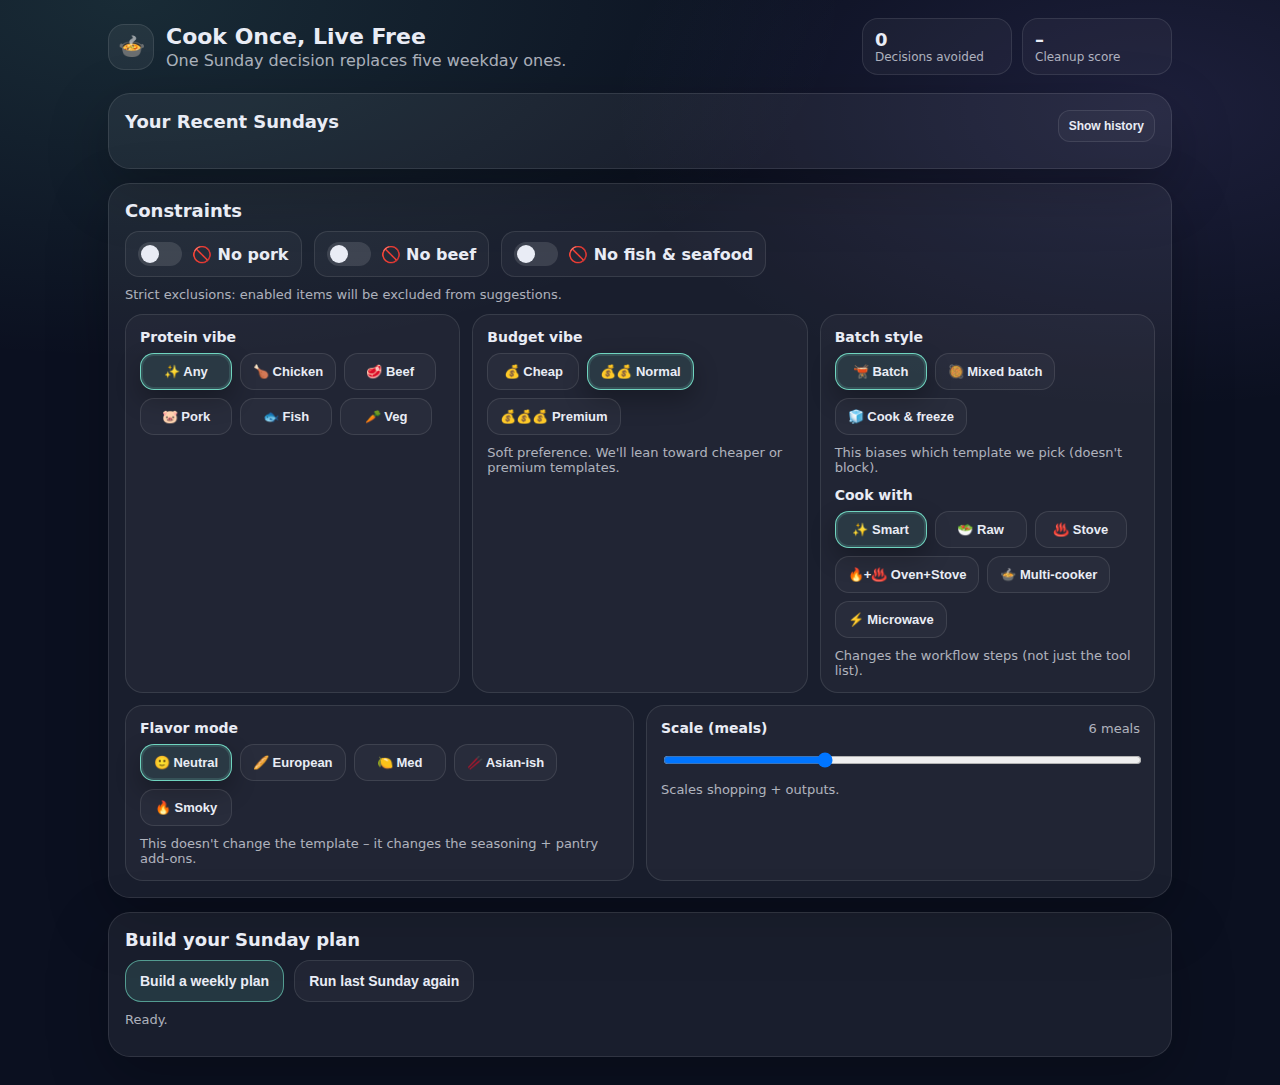
<file: index.html>
<!doctype html>
<html lang="en">
<head>
  <meta charset="utf-8" />
  <meta name="viewport" content="width=device-width, initial-scale=1" />
  <title>Cook Once, Live Free v2.0</title>
  <link rel="stylesheet" href="style.css" />
</head>
<body>
  <header class="top">
    <div class="brand">
      <div class="logo">🍲</div>
      <div>
        <h1>Cook Once, Live Free</h1>
        <p class="tagline">One Sunday decision replaces five weekday ones.</p>
      </div>
    </div>
    <div class="stats">
      <div class="stat"><div class="statNum" id="decisionsAvoided">0</div><div class="statLbl">Decisions avoided</div></div>
      <div class="stat"><div class="statNum" id="cleanupScore">–</div><div class="statLbl">Cleanup score</div></div>
    </div>
  </header>

  <main class="wrap">
    <section class="card" id="historyCard">
      <div class="rowBetween">
        <h2>Your Recent Sundays</h2>
        <button class="miniBtn" id="toggleHistory">Show history</button>
      </div>
      <div id="historyContent" hidden>
        <div class="muted" style="margin:8px 0">Last 4 weeks – helps us suggest variety</div>
        <div id="historyList"></div>
      </div>
    </section>

    <section class="card">
      <h2>Constraints</h2>
      <div class="toggles">
        <label class="toggle"><input type="checkbox" id="noPorkToggle"><span class="slider"></span><span class="tlabel">🚫 No pork</span></label>
        <label class="toggle"><input type="checkbox" id="noBeefToggle"><span class="slider"></span><span class="tlabel">🚫 No beef</span></label>
        <label class="toggle"><input type="checkbox" id="noFishToggle"><span class="slider"></span><span class="tlabel">🚫 No fish & seafood</span></label>
      </div>
      <p class="muted" style="margin:10px 0 0">Strict exclusions: enabled items will be excluded from suggestions.</p>

      <div class="grid3" style="margin-top:12px">
        <div class="box">
          <h4>Protein vibe</h4>
          <div class="pillrow" id="proteinPills">
            <button class="pill active" data-protein="any">✨ Any</button>
            <button class="pill" data-protein="chicken">🍗 Chicken</button>
            <button class="pill" data-protein="beef">🥩 Beef</button>
            <button class="pill" data-protein="pork">🐷 Pork</button>
            <button class="pill" data-protein="fish">🐟 Fish</button>
            <button class="pill" data-protein="vegetarian">🥕 Veg</button>
          </div>
        </div>
        <div class="box">
          <h4>Budget vibe</h4>
          <div class="pillrow" id="budgetPills">
            <button class="pill" data-budget="1">💰 Cheap</button>
            <button class="pill active" data-budget="2">💰💰 Normal</button>
            <button class="pill" data-budget="3">💰💰💰 Premium</button>
          </div>
          <p class="muted" style="margin:10px 0 0">Soft preference. We'll lean toward cheaper or premium templates.</p>
        </div>
        <div class="box">
          <h4>Batch style</h4>
          <div class="pillrow" id="modePills">
            <button class="pill active" data-mode="batch">🫕 Batch</button>
            <button class="pill" data-mode="mixed">🥘 Mixed batch</button>
            <button class="pill" data-mode="freeze">🧊 Cook & freeze</button>
          </div>
          <p class="muted" style="margin:10px 0 0">This biases which template we pick (doesn't block).</p>
          <div class="divider" style="height:12px"></div>
          <h4 style="margin:0 0 8px">Cook with</h4>
          <div class="pillrow" id="kitchenPills">
            <button class="pill active" data-kitchen="smart">✨ Smart</button>
            <button class="pill" data-kitchen="raw">🥗 Raw</button>
            <button class="pill" data-kitchen="stove">♨️ Stove</button>
            <button class="pill" data-kitchen="oven">🔥+♨️ Oven+Stove</button>
            <button class="pill" data-kitchen="multi">🍲 Multi-cooker</button>
            <button class="pill" data-kitchen="micro">⚡ Microwave</button>
          </div>
          <p class="muted" style="margin:10px 0 0">Changes the workflow steps (not just the tool list).</p>
        </div>
      </div>

      <div class="grid2" style="margin-top:12px">
        <div class="box">
          <h4>Flavor mode</h4>
          <div class="pillrow" id="flavorPills">
            <button class="pill active" data-flavor="neutral">🙂 Neutral</button>
            <button class="pill" data-flavor="european">🥖 European</button>
            <button class="pill" data-flavor="med">🍋 Med</button>
            <button class="pill" data-flavor="asian">🥢 Asian-ish</button>
            <button class="pill" data-flavor="smoky">🔥 Smoky</button>
          </div>
          <p class="muted" style="margin:10px 0 0">This doesn't change the template – it changes the seasoning + pantry add-ons.</p>
        </div>

        <div class="box">
          <div class="rowBetween" style="margin-bottom:6px">
            <h4 style="margin:0">Scale (meals)</h4>
            <div class="muted"><span id="scaleMeals">6</span> meals</div>
          </div>
          <input id="scaleSlider" class="sliderRange" type="range" min="4" max="10" step="2" value="6" />
          <p class="muted" style="margin:10px 0 0">Scales shopping + outputs.</p>
        </div>
      </div>
    </section>

    <section class="card">
      <h2>Build your Sunday plan</h2>
      <div class="actions">
        <button class="btn primary" id="buildBtn">Build a weekly plan</button>
        <button class="btn" id="repeatBtn">Run last Sunday again</button>
      </div>
      <p class="muted" id="status" style="margin-top:10px"></p>
    </section>

    <section class="card" id="output" hidden>
      <div class="weekcard">
        <div>
          <h2 id="planTitle">Your Week</h2>
          <p class="muted" id="planSubtitle"></p>
        </div>
        <div class="weekmeta">
          <span class="badge" id="badgeMode"></span>
          <span class="badge" id="badgeBudget"></span>
          <span class="badge" id="badgeCleanup"></span>
        </div>
      </div>

      <div class="tabbar" role="tablist">
        <button class="tabbtn active" data-tab="planTab">🗓️ Plan</button>
        <button class="tabbtn" data-tab="prepTab">🛒 Prep</button>
        <button class="tabbtn" data-tab="subsTab">🔄 Swaps</button>
        <button class="tabbtn" data-tab="chefTab">👩‍🍳 Chef</button>
        <button class="tabbtn" data-tab="cookTab">✅ Cook</button>
      </div>

      <section class="tabpane active" id="planTab">
        <div class="grid2">
          <div>
            <div class="box">
              <h3>Sunday station</h3>
              <div class="muted">Tools, containers, order</div>
              <div id="station"></div>
            </div>

            <div class="box" style="margin-top:12px">
              <div class="rowBetween">
                <h3 style="margin:0">Sunday timeline</h3>
                <div class="rowBtns">
                  <button class="miniBtn" id="openChefTab">Chef tips</button>
                </div>
              </div>
              <div id="timeline"></div>
            </div>
          </div>

          <div>
            <div class="box">
              <h3>After Sunday you'll have</h3>
              <ul id="outputs"></ul>
              <div id="yieldRow"></div>
            </div>

            <div class="box" style="margin-top:12px">
              <h3>Shopping list</h3>
              <div class="muted">Approximate amounts</div>
              <div id="shopping"></div>
            </div>

            <div class="box" style="margin-top:12px">
              <h3>Storage</h3>
              <div id="storage"></div>
            </div>

            <div class="box" style="margin-top:12px">
              <h3>Flavor notes</h3>
              <div id="flavorNotes"></div>
            </div>
          </div>
        </div>

        <div class="box" style="margin-top:12px">
          <h3>Derived meals</h3>
          <div class="muted">Quick assembly ideas</div>
          <div id="derived" class="derived"></div>
        </div>
      </section>

      <section class="tabpane" id="prepTab" hidden>
        <div class="box">
          <div class="rowBetween">
            <h3 style="margin:0">Ingredients (scaled)</h3>
            <div class="rowBtns">
              <button class="miniBtn" id="copyPrep">Copy list</button>
            </div>
          </div>
          <div id="prepIngredients"></div>
        </div>
      </section>

      <section class="tabpane" id="subsTab" hidden>
        <div class="box">
          <h3>Ingredient Substitutions</h3>
          <div class="muted">Don't have something? Here are smart swaps.</div>
          <div id="substitutionsList"></div>
        </div>
      </section>

      <section class="tabpane" id="chefTab" hidden>
        <div class="grid2">
          <div class="box">
            <h3>Chef suggestions</h3>
            <div id="chefSuggestions"></div>
          </div>
          <div class="box">
            <h3>Kitchen mode</h3>
            <div id="chefModesNote"></div>
          </div>
        </div>
      </section>

      <section class="tabpane" id="cookTab" hidden>
        <div class="grid2">
          <div class="box">
            <div class="rowBetween">
              <h3 style="margin:0">Checklist</h3>
              <div class="rowBtns">
                <button class="miniBtn" id="checkAll">Check all</button>
                <button class="miniBtn" id="uncheckAll">Uncheck</button>
                <button class="miniBtn" id="resetToday">Reset</button>
              </div>
            </div>
            <div class="muted">Saved locally per day</div>
            <div id="cookChecklist"></div>
          </div>

          <div class="box">
            <div class="rowBetween">
              <h3 style="margin:0">Kitchen timer</h3>
              <div class="muted" id="timerState">Ready</div>
            </div>
            <div class="timer">
              <div class="timerDisplay" id="timerDisplay">00:00</div>
              <div class="timerBtns">
                <button class="btn" id="timerStart">Start</button>
                <button class="btn" id="timerPause">Pause</button>
                <button class="btn" id="timerReset">Reset</button>
              </div>
              <div class="rowBetween" style="margin-top:8px">
                <label class="soundToggle"><input type="checkbox" id="timerSound"> Disable sound</label>
                <button class="miniBtn" id="timerTestSound">Test</button>
              </div>
              <div class="quickTimes">
                <button class="pill" data-min="5">5m</button>
                <button class="pill" data-min="10">10m</button>
                <button class="pill" data-min="15">15m</button>
                <button class="pill" data-min="30">30m</button>
                <button class="pill" data-min="45">45m</button>
              </div>
            </div>
          </div>
        </div>
      </section>

      <div class="switchbar">
        <button class="switchbtn" id="swapSimilar">🔁 Swap template</button>
        <button class="switchbtn" id="swapCheaper">⬇ Cheaper</button>
        <button class="switchbtn" id="swapPremium">⬆ Premium</button>
      </div>

      <div class="box" style="margin-top:12px">
        <h3>Rate this week</h3>
        <div class="muted">Help us learn what you like</div>
        <div class="pillrow" id="ratingStars" style="margin-top:10px">
          <button class="pill" data-rating="1">⭐</button>
          <button class="pill" data-rating="2">⭐⭐</button>
          <button class="pill" data-rating="3">⭐⭐⭐</button>
          <button class="pill" data-rating="4">⭐⭐⭐⭐</button>
          <button class="pill" data-rating="5">⭐⭐⭐⭐⭐</button>
        </div>
        <textarea id="ratingNotes" placeholder="Optional: what worked? what didn't?" style="width:100%; margin-top:10px; padding:10px; border-radius:12px; border:1px solid var(--stroke); background:rgba(255,255,255,.04); color:var(--text); font-family:inherit; resize:vertical" rows="2"></textarea>
        <button class="btn primary" id="saveRating" style="margin-top:10px">Save rating</button>
        <div id="ratingStatus" class="muted" style="margin-top:8px"></div>
      </div>
    </section>
  </main>

  <script src="app.js"></script>
  <audio id="alarmAudio" preload="auto" src="[data-uri]"></audio>
</body>
</html>
</file>
<file: style.css>
/* Cook Once Live Free v2.0 */
:root{--bg:#0b1020;--card:rgba(255,255,255,.06);--stroke:rgba(255,255,255,.10);--text:#e9ecf5;--muted:rgba(233,236,245,.72);--accent:rgba(124,240,213,.85)}
*{box-sizing:border-box}
body{margin:0;font-family:system-ui,-apple-system,Segoe UI,Roboto,Arial,sans-serif;background:radial-gradient(1200px 600px at 10% 0%,rgba(124,240,213,.12),transparent 60%),radial-gradient(900px 500px at 90% 10%,rgba(160,140,255,.12),transparent 60%),var(--bg);color:var(--text)}
.top{padding:18px 18px 8px;display:flex;gap:14px;align-items:center;justify-content:space-between;max-width:1100px;margin:0 auto}
.brand{display:flex;gap:12px;align-items:center}
.logo{width:46px;height:46px;display:grid;place-items:center;border-radius:16px;background:rgba(255,255,255,.06);border:1px solid var(--stroke);font-size:22px}
h1{margin:0;font-size:22px}
.tagline{margin:2px 0 0;color:var(--muted)}
.stats{display:flex;gap:10px}
.stat{border:1px solid var(--stroke);background:rgba(255,255,255,.04);border-radius:16px;padding:10px 12px;min-width:150px}
.statNum{font-weight:900;font-size:18px}
.statLbl{color:var(--muted);font-size:12px}
.wrap{max-width:1100px;margin:0 auto;padding:10px 18px 28px;display:flex;flex-direction:column;gap:14px}
.card{background:var(--card);border:1px solid var(--stroke);border-radius:22px;padding:16px;box-shadow:0 20px 60px rgba(0,0,0,.25)}
h2{margin:0 0 10px;font-size:18px}
h3{margin:0 0 10px;font-size:16px}
h4{margin:0 0 8px;font-size:14px}
.muted{color:var(--muted);font-size:13px}
.grid3{display:grid;grid-template-columns:repeat(3,1fr);gap:12px}
.grid2{display:grid;grid-template-columns:repeat(2,1fr);gap:12px}
@media (max-width:900px){.grid3{grid-template-columns:1fr}.grid2{grid-template-columns:1fr}.stats{display:none}}
.box{border:1px solid var(--stroke);background:rgba(255,255,255,.035);border-radius:18px;padding:14px}
.actions{display:flex;gap:10px;flex-wrap:wrap}
.btn{border:1px solid var(--stroke);background:rgba(255,255,255,.04);color:var(--text);border-radius:16px;padding:12px 14px;font-weight:900;cursor:pointer;font-size:14px}
.btn.primary{border-color:rgba(124,240,213,.55);background:rgba(124,240,213,.12)}
.btn:hover{transform:translateY(-1px)}
.toggles{display:flex;flex-wrap:wrap;gap:12px}
.toggle{display:flex;align-items:center;gap:10px;padding:10px 12px;border:1px solid var(--stroke);border-radius:14px;background:rgba(255,255,255,.04)}
.toggle input{display:none}
.slider{width:44px;height:24px;border-radius:999px;background:rgba(255,255,255,.12);position:relative}
.slider:before{content:"";position:absolute;top:3px;left:3px;width:18px;height:18px;border-radius:50%;background:var(--text);transition:all .2s ease}
.toggle input:checked+.slider{background:rgba(124,240,213,.35)}
.toggle input:checked+.slider:before{transform:translateX(20px)}
.tlabel{font-weight:900}
.pillrow{display:flex;flex-wrap:wrap;gap:8px}
.pill{border:1px solid rgba(255,255,255,.10);background:rgba(255,255,255,.035);color:var(--text);padding:10px 12px;border-radius:14px;font-weight:900;cursor:pointer;display:inline-flex;align-items:center;justify-content:center;min-width:92px;transition:transform .12s ease,box-shadow .12s ease,border-color .12s ease;font-size:13px}
.pill:hover{transform:translateY(-1px);box-shadow:0 6px 18px rgba(0,0,0,.25)}
.pill.active{border-color:rgba(124,240,213,.85);background:rgba(124,240,213,.10);box-shadow:0 0 0 2px rgba(124,240,213,.14) inset,0 10px 24px rgba(0,0,0,.28)}
.weekcard{display:flex;justify-content:space-between;gap:12px;align-items:flex-start}
.weekmeta{display:flex;gap:8px;flex-wrap:wrap;justify-content:flex-end}
.badge{border:1px solid var(--stroke);background:rgba(255,255,255,.04);border-radius:999px;padding:8px 10px;font-weight:900;font-size:12px}
.timelineItem{border:1px solid var(--stroke);background:rgba(255,255,255,.03);border-radius:14px;padding:10px 12px;margin-bottom:10px}
.timelineT{font-weight:900}
.derived{display:grid;grid-template-columns:repeat(2,1fr);gap:10px;margin-top:10px}
@media (max-width:900px){.derived{grid-template-columns:1fr}}
.derivedCard{border:1px solid var(--stroke);background:rgba(255,255,255,.03);border-radius:16px;padding:12px}
.derivedCard h4{margin:0 0 8px}
.switchbar{display:flex;flex-wrap:wrap;gap:10px;margin-top:12px}
.switchbtn{border:1px solid var(--stroke);background:rgba(255,255,255,.04);color:var(--text);padding:10px 12px;border-radius:14px;font-weight:900;cursor:pointer;display:inline-flex;align-items:center;gap:8px;font-size:13px}
.switchbtn:hover{transform:translateY(-1px)}
.rowBetween{display:flex;align-items:center;justify-content:space-between;gap:10px;margin-bottom:10px}
.rowBtns{display:flex;gap:8px;flex-wrap:wrap;justify-content:flex-end}
.miniBtn{border:1px solid var(--stroke);background:rgba(255,255,255,.03);color:var(--text);padding:8px 10px;border-radius:12px;font-weight:900;cursor:pointer;font-size:12px}
.miniBtn:hover{transform:translateY(-1px)}
.stageTitle{display:flex;align-items:flex-start;justify-content:space-between;gap:10px}
.stageName{font-weight:900;margin-top:2px}
.stageToggle{border:1px solid rgba(255,255,255,.12);background:rgba(255,255,255,.03);color:var(--text);padding:6px 10px;border-radius:999px;font-weight:900;cursor:pointer;font-size:12px;white-space:nowrap}
.stageToggle:hover{transform:translateY(-1px)}
.detailBlock{margin-top:10px;border-top:1px dashed rgba(255,255,255,.12);padding-top:10px}
.kv{display:grid;grid-template-columns:1fr 1fr;gap:12px;margin-top:10px}
@media (max-width:900px){.kv{grid-template-columns:1fr}}
.kv h5{margin:0;font-size:13px}
.kv ul{margin:6px 0 0 18px}
.sliderRange{width:100%;margin-top:10px}
.scaleRow{display:flex;align-items:center;gap:12px;margin-top:10px}
.scaleNum{font-weight:900}
.shopGrid{display:grid;grid-template-columns:1fr 1fr;gap:12px;margin-top:10px}
@media (max-width:900px){.shopGrid{grid-template-columns:1fr}}
.shopCat{border:1px solid rgba(255,255,255,.10);background:rgba(255,255,255,.02);border-radius:14px;padding:10px}
.shopCat h5{margin:0 0 6px;font-size:13px}
.shopCat ul{margin:6px 0 0 18px}
.shopTotal{margin-top:6px;color:var(--muted);font-size:12px}
.storeGrid{display:grid;grid-template-columns:1fr;gap:10px}
.storeRow{border:1px solid rgba(255,255,255,.10);background:rgba(255,255,255,.02);border-radius:14px;padding:10px}
.storeRow h5{margin:0 0 6px;font-size:13px}
.storeRow ul{margin:6px 0 0 18px}
.tabbar{display:flex;flex-wrap:wrap;gap:10px;margin:12px 0;padding:10px;border:1px solid var(--stroke);background:rgba(255,255,255,.03);border-radius:18px}
.tabbtn{border:1px solid rgba(255,255,255,.14);background:rgba(255,255,255,.02);color:var(--text);padding:10px 12px;border-radius:999px;font-weight:900;cursor:pointer;display:inline-flex;align-items:center;gap:8px;font-size:13px}
.tabbtn:hover{transform:translateY(-1px)}
.tabbtn.active{background:rgba(255,255,255,.08);border-color:rgba(255,255,255,.22)}
.tabpane{margin-top:10px}
.prepGrid{display:grid;grid-template-columns:1fr 1fr;gap:12px;margin-top:10px}
@media (max-width:900px){.prepGrid{grid-template-columns:1fr}}
.prepCat{border:1px solid rgba(255,255,255,.10);background:rgba(255,255,255,.02);border-radius:14px;padding:12px}
.prepCat h4{margin:0 0 8px}
.prepCat ul{margin:6px 0 0 18px}
.prepSmall{color:var(--muted);font-size:12px;margin-top:6px}
.checkGroup{border:1px solid rgba(255,255,255,.10);background:rgba(255,255,255,.02);border-radius:14px;padding:12px;margin-top:10px}
.checkGroup h4{margin:0 0 8px}
.checkItem{display:flex;align-items:flex-start;gap:10px;padding:8px 0;border-top:1px dashed rgba(255,255,255,.10)}
.checkItem:first-of-type{border-top:0}
.checkItem input{margin-top:3px}
.checkText{line-height:1.35}
.checkDone{opacity:.65;text-decoration:line-through}
.timer{margin-top:12px}
.timerDisplay{font-size:44px;font-weight:900;letter-spacing:1px}
.timerBtns{display:flex;gap:10px;flex-wrap:wrap;margin-top:10px}
.quickTimes{display:flex;gap:10px;flex-wrap:wrap;margin-top:10px}
.soundToggle{display:flex;align-items:center;gap:8px;font-size:14px}
.soundToggle input{transform:scale(1.1)}
.historyItem{border:1px solid var(--stroke);background:rgba(255,255,255,.02);border-radius:14px;padding:12px;margin-top:10px;display:flex;justify-content:space-between;align-items:center;gap:12px}
.historyInfo{flex:1}
.historyDate{font-weight:900;font-size:12px;color:var(--accent)}
.historyName{font-size:13px;margin-top:2px}
.historyMeta{display:flex;gap:6px;flex-wrap:wrap;margin-top:6px}
.historyTag{font-size:11px;padding:4px 8px;background:rgba(255,255,255,.04);border-radius:8px;border:1px solid var(--stroke)}
.historyStars{font-size:14px}
.subsList{margin-top:12px}
.subsItem{border:1px solid var(--stroke);background:rgba(255,255,255,.02);border-radius:14px;padding:12px;margin-bottom:10px}
.subsItem h5{margin:0 0 6px;font-size:13px;color:var(--accent)}
.subsAlts{display:flex;flex-wrap:wrap;gap:6px;margin-top:8px}
.subsAlt{font-size:12px;padding:6px 10px;background:rgba(255,255,255,.04);border:1px solid var(--stroke);border-radius:10px}
</file>
